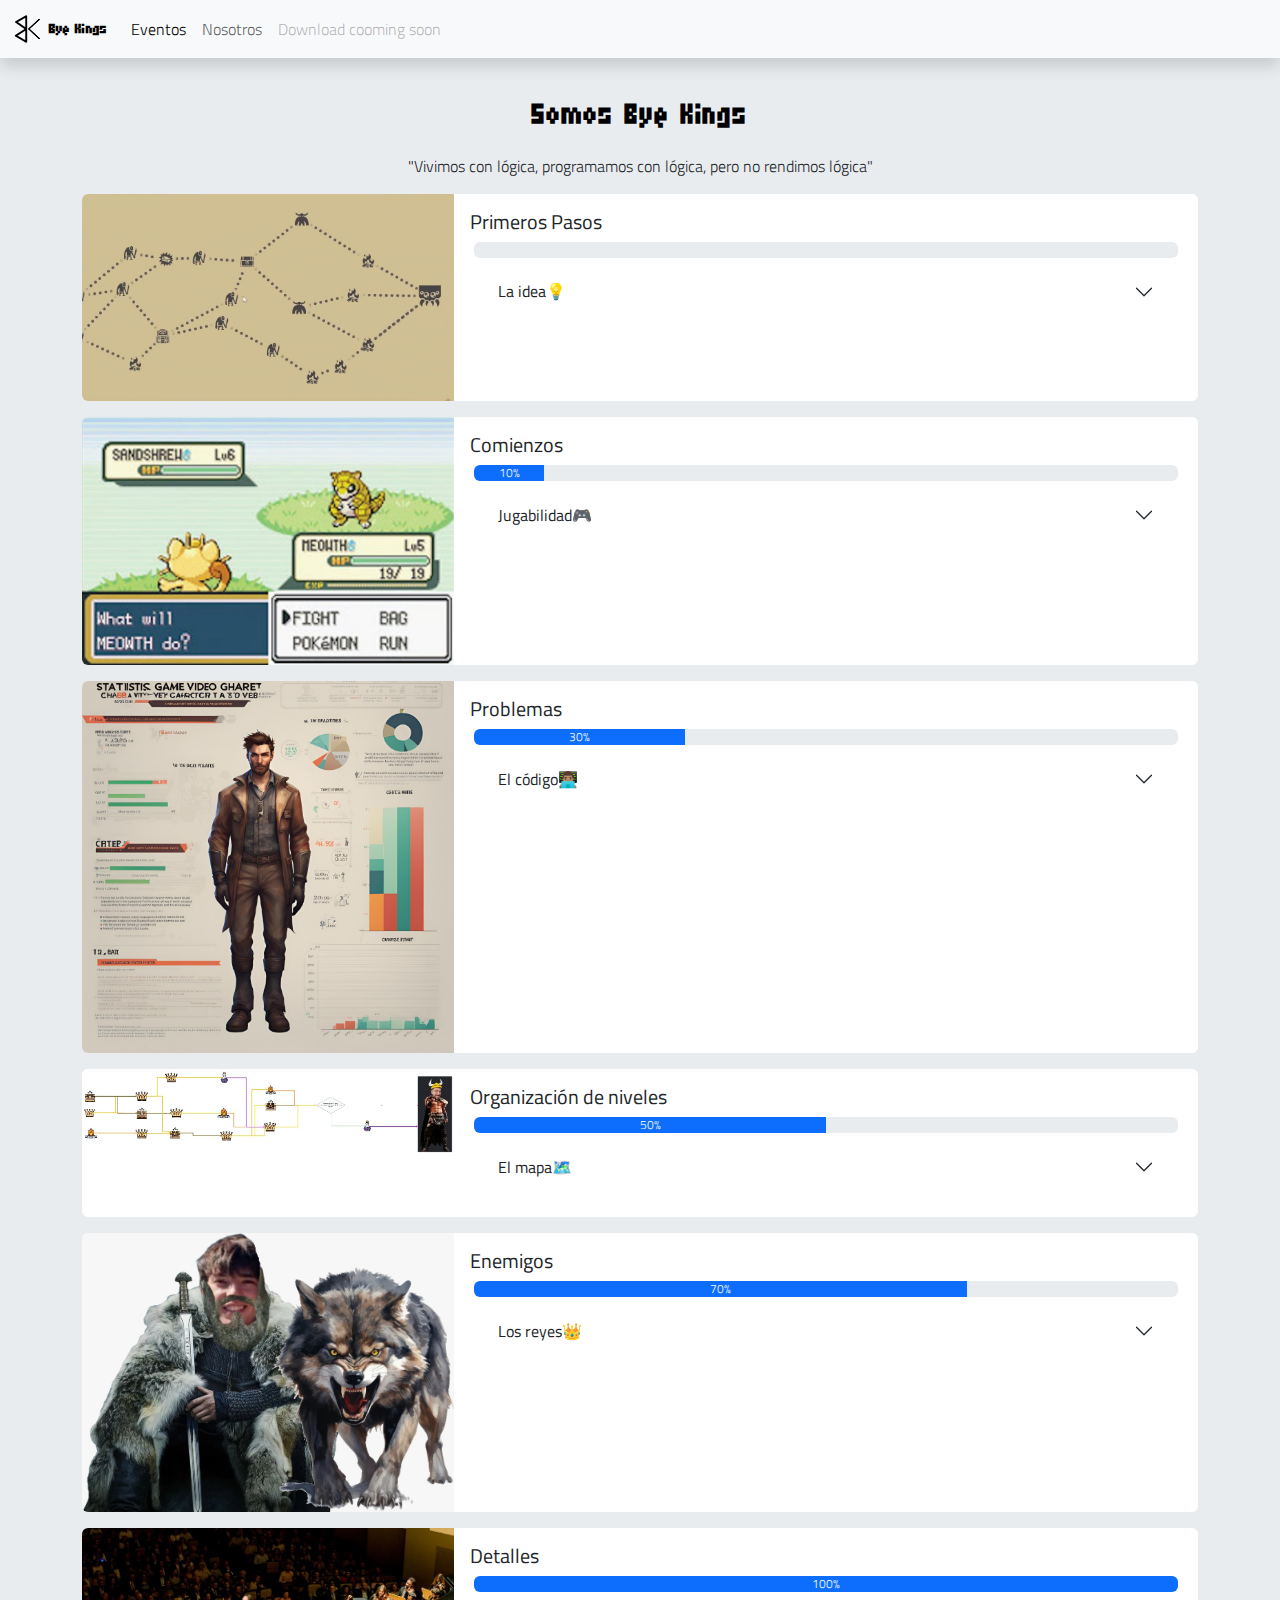
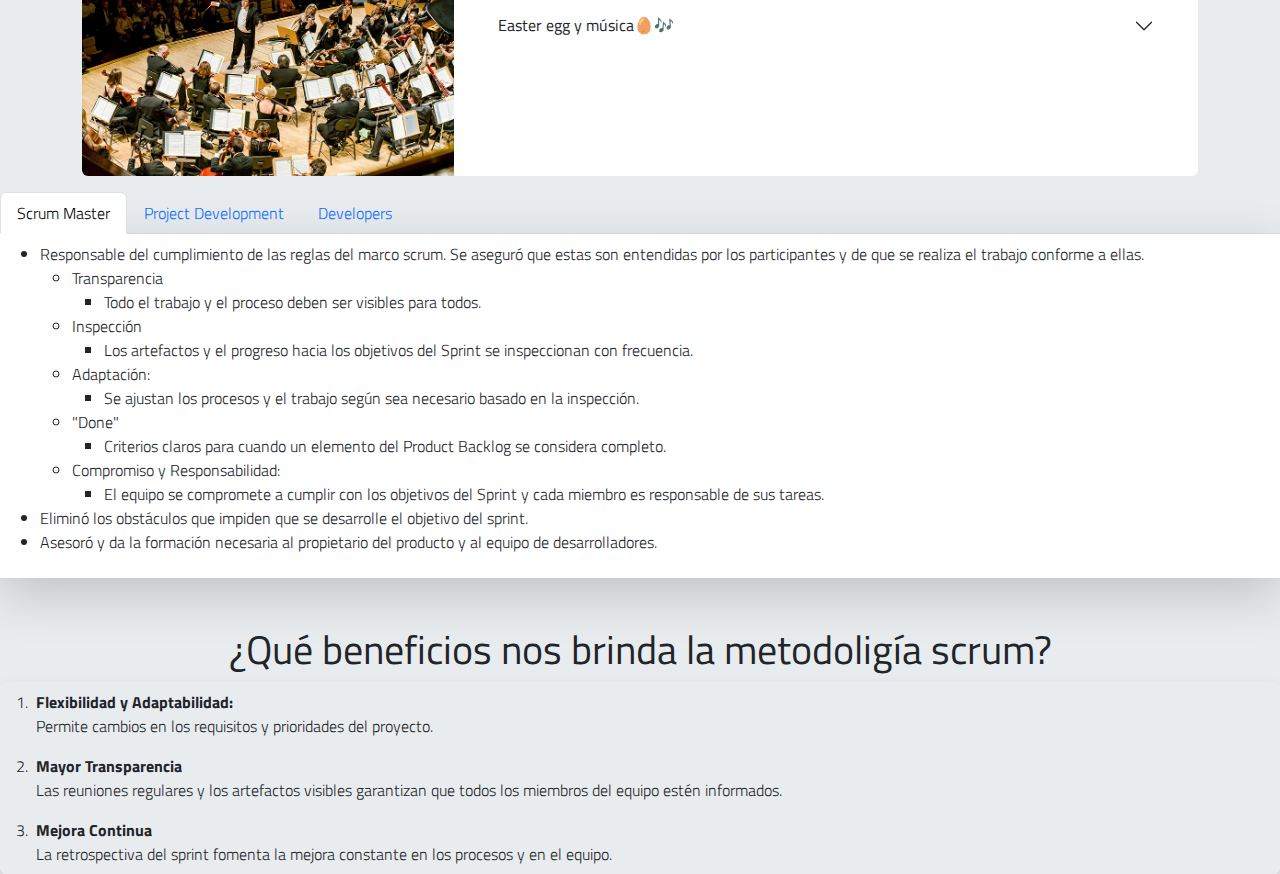
<file: Index.html>
<!DOCTYPE html>
<html >

<head>
  <meta charset="UTF-8">
  <meta name="viewport" content="width=device-width, initial-scale=1.0">
  <title>Bye Kings</title>
  <link rel="icon" href="berkano.png" type="image/x-icon">
  <link href="https://cdn.jsdelivr.net/npm/bootstrap@5.3.3/dist/css/bootstrap.min.css" rel="stylesheet"
    integrity="sha384-QWTKZyjpPEjISv5WaRU9OFeRpok6YctnYmDr5pNlyT2bRjXh0JMhjY6hW+ALEwIH" crossorigin="anonymous">
  <link rel="stylesheet" href="style.css">
  <link rel="preconnect" href="https://fonts.googleapis.com">
  <link rel="preconnect" href="https://fonts.gstatic.com" crossorigin>
  <link href="https://fonts.googleapis.com/css2?family=Micro+5&display=swap" rel="stylesheet">
  <link href="https://fonts.googleapis.com/css2?family=Major+Mono+Display&family=Titillium+Web:ital,wght@0,200;0,300;0,400;0,600;0,700;0,900;1,200;1,300;1,400;1,600;1,700&display=swap" rel="stylesheet">

</head>

<body class="bg-body-secondary">
  <div class="shadow mb-4 bg-body-tertiary rounded">
    <nav class="navbar navbar-expand-lg bg-body-tertiary">
      <div class="container-fluid">
        <a class="navbar-brand micro-5-regular" href="Index.html">
          <img src="berkano.png" alt="berkanalogo">
          Bye Kings
        </a>
        <button class="navbar-toggler" type="button" data-bs-toggle="collapse" data-bs-target="#navbarNav"
          aria-controls="navbarNav" aria-expanded="false" aria-label="Toggle navigation">
          <span class="navbar-toggler-icon"></span>
        </button>
        <div class="collapse navbar-collapse" id="navbarNav">
          <ul class="navbar-nav">
            <li class="nav-item">
              <a class="nav-link active" aria-current="page" href="Index-2.html">Eventos</a>
            </li>
            <li class="nav-item">
              <a class="nav-link" href="Index-3.html">Nosotros</a>
            </li>
            <li class="nav-item download">
              <a class="nav-link disabled" aria-disabled="true">Download cooming soon</a>
            </li>
          </ul>
        </div>
      </div>
    </nav>
  </div>

  <div class="row text-center">
    <h1 class="text-black p-2 micro-5-regular">Somos Bye Kings</h1>
    <p>"Vivimos con lógica, programamos con lógica, pero no rendimos lógica"</p>
  </div>


  <div class="container">
    <div class="row">
      <div class="col">
        <div class="card mb-3 border-0">
          <div class="row g-0">
            <div class="col-md-4">
              <img src="Img/Home/map slay the spire.jpg" class="img-fluid rounded-start" alt="...">
            </div>
            <div class="col-md-8">
              <div class="card-body">
                <h5 class="card-title">Primeros Pasos</h5>
                <div class="progress m-1" role="progressbar" aria-label="Example with label" aria-valuenow="25"
                  aria-valuemin="0" aria-valuemax="100">
                  <div class="progress-bar" style="width: 0%">0%</div>
                </div>

                <div class="accordion accordion-flush" id="accordionFlushExample">
                  <div class="accordion-item m-2">
                    <h2 class="accordion-header">
                      <button class="accordion-button collapsed" type="button" data-bs-toggle="collapse"
                        data-bs-target="#flush-collapseOne" aria-expanded="false" aria-controls="flush-collapseOne">
                        La idea💡
                      </button>
                    </h2>
                    <div id="flush-collapseOne" class="accordion-collapse collapse"
                      data-bs-parent="#accordionFlushExample">
                      <div class="accordion-body">
                        Antes incluso de dividirnos los roles de trabajo, buscamos una idea central por la cual girará
                        todo el juego. En nuestro caso fue el azar, basandonos en Slay the spire, del cual tomamos ciertas ideas.
                      </div>
                      <p>Repartimos los roles y nos propusimos las metas para cada uno. También pactamos las reuniones semanales.</p>
                    </div>
                  </div>
                </div>
              </div>
            </div>
          </div>
        </div>
        <div class="col">
          <div class="card mb-3 border-0">
            <div class="row g-0">
              <div class="col-md-4">
                <img src="Img/Home/pokemon.jpg" class="img-fluid rounded-start" alt="...">
              </div>
              <div class="col-md-8">
                <div class="card-body">
                  <h5 class="card-title">Comienzos</h5>
                  <div class="progress m-1" role="progressbar" aria-label="Example with label" aria-valuenow="25"
                    aria-valuemin="0" aria-valuemax="100">
                    <div class="progress-bar" style="width: 10%">10%</div>
                  </div>

                  <div class="accordion accordion-flush" id="accordionFlushExample">
                    <div class="accordion-item m-2">
                      <h2 class="accordion-header">
                        <button class="accordion-button collapsed" type="button" data-bs-toggle="collapse"
                          data-bs-target="#flush-collapseTwo" aria-expanded="false" aria-controls="flush-collapseTwo">
                          Jugabilidad🎮
                        </button>
                      </h2>
                      <div id="flush-collapseTwo" class="accordion-collapse collapse"
                        data-bs-parent="#accordionFlushExample">
                        <div class="accordion-body">Luego de que cada uno tenga claro su rol, nos planteamos pequeñas
                          metas, por ejemplo definir a los vikingos y los reyes como el estilo del juego, el combate por
                          turno como la jugabilidad, los posibles eventos diferentes (fogata, enemigo, cofre y poción) y
                          un mapa como menú entre los distintos puntos.</div>
                          <p>
                            <ul>
                              <li>Scrum Master
                                <ul><li>
                                  Organizo el tiempo, y repartio las tareas de grupo.
                                  <p>- Setear y organizar la screen1.</p>
                                </li></ul>
                              </li>
                              <li>Project Development
                                <ul><li>Explicó que el videojuego se tendría que poder jugar en un celular.</li></ul>
                              </li>
                              <li>Developer Team
                                <ul><li>Empezaron a desarrollar la logica y el mapa.</li></ul>
                              </li>
                            </ul>
                          </p>
                      </div>
                    </div>
                  </div>
                </div>
              </div>
            </div>
          </div>
          <!---->
          <div class="col">
            <div class="card mb-3 border-0">
              <div class="row g-0">
                <div class="col-md-4">
                  <img src="Img/Home/stats.png" class="img-fluid rounded-start" alt="...">
                </div>
                <div class="col-md-8">
                  <div class="card-body">
                    <h5 class="card-title">Problemas</h5>
                    <div class="progress m-1" role="progressbar" aria-label="Example with label" aria-valuenow="25"
                      aria-valuemin="0" aria-valuemax="100">
                      <div class="progress-bar" style="width: 30%">30%</div>
                    </div>

                    <div class="accordion accordion-flush" id="accordionFlushExample">
                      <div class="accordion-item m-2">
                        <h2 class="accordion-header">
                          <button class="accordion-button collapsed" type="button" data-bs-toggle="collapse"
                            data-bs-target="#flush-collapseThree" aria-expanded="false"
                            aria-controls="flush-collapseThree">
                            El código👨🏽‍💻
                          </button>
                        </h2>
                        <div id="flush-collapseThree" class="accordion-collapse collapse"
                          data-bs-parent="#accordionFlushExample">
                          <div class="accordion-body">Durante el desarrollo de la jugabilidad se nos presentó el
                            problema del reinicio de las estadísticas al cambiar de Screens por lo que tuvimos que usar
                            una base de datos para poder manipularlos ya sea a través de los enemigos o los objetos.
                          </div>
                          <p>
                            <ul>
                              <li>Scrum Master
                                <ul><li>
                                  <p>Organizo semanalmente las reuniones. Donde se discutieron los avances del proyecto.</p>
                                </li></ul>
                              </li>
                              <li>Project Development
                                <ul><li>Detalló y resumió los puntos importantes a tener en cuenta a desarrollar el videojuego según requisitos y condiciones del cliente.</li></ul>
                              </li>
                              <li>Developer Team
                                <ul><li>Dividieron el mapa en eventos con sus respectivas características y opciones, además de solucionar bugs.</li></ul>
                              </li>
                            </ul>
                          </p>
                        </div>
                      </div>
                    </div>
                  </div>
                </div>
              </div>
            </div>
            <!---->
            <div class="col">
              <div class="card mb-3 border-0">
                <div class="row g-0">
                  <div class="col-md-4">
                    <img src="Img/Home/mapa bye kings.jpg" class="img-fluid rounded-start" alt="...">
                  </div>
                  <div class="col-md-8">
                    <div class="card-body">
                      <h5 class="card-title">Organización de niveles</h5>
                      <div class="progress m-1" role="progressbar" aria-label="Example with label" aria-valuenow="25"
                        aria-valuemin="0" aria-valuemax="100">
                        <div class="progress-bar" style="width: 50%">50%</div>
                      </div>

                      <div class="accordion accordion-flush" id="accordionFlushExample">
                        <div class="accordion-item m-2">
                          <h2 class="accordion-header">
                            <button class="accordion-button collapsed" type="button" data-bs-toggle="collapse"
                              data-bs-target="#flush-collapseFour" aria-expanded="false"
                              aria-controls="flush-collapseFour">
                              El mapa🗺️
                            </button>
                          </h2>
                          <div id="flush-collapseFour" class="accordion-collapse collapse"
                            data-bs-parent="#accordionFlushExample">
                            <div class="accordion-body">Mientras organizaremos como sería la aparición y el orden de los
                              eventos, también estábamos creando el funcionamiento de la aparición de objetos en los
                              cofres y la curación en las fogatas.</div>
                              <p>
                                <ul>
                                  <li>Scrum Master
                                    <ul><li>
                                      <p>Evaluó si cada puesto cumplia con las tareas propuestas, y incorporandose en las mismas para poder entender, explicar y ayudar.</p>
                                    </li></ul>
                                  </li>
                                  <li>Project Development
                                    <ul><li>Revisó que los requisitos del cliente se estes cumpliendo el tiempo y forma.</li></ul>
                                  </li>
                                  <li>Developer Team
                                    <ul><li>Organizamos los eventos con sus elementos y posibilidades de aparición.</li></ul>
                                  </li>
                                </ul>
                              </p>
                          </div>
                          
                        </div>
                      </div>
                    </div>
                  </div>
                </div>
              </div>
              <div class="col">
                <div class="card mb-3 border-0">
                  <div class="row g-0">
                    <div class="col-md-4">
                      <img src="Img/Home/laucha king.jpg" class="img-fluid rounded-start" alt="...">
                    </div>
                    <div class="col-md-8">
                      <div class="card-body">
                        <h5 class="card-title">Enemigos</h5>
                        <div class="progress m-1" role="progressbar" aria-label="Example with label" aria-valuenow="25"
                          aria-valuemin="0" aria-valuemax="100">
                          <div class="progress-bar" style="width: 70%">70%</div>
                        </div>

                        <div class="accordion accordion-flush" id="accordionFlushExample">
                          <div class="accordion-item m-2">
                            <h2 class="accordion-header">
                              <button class="accordion-button collapsed" type="button" data-bs-toggle="collapse"
                                data-bs-target="#flush-collapseFive" aria-expanded="false"
                                aria-controls="flush-collapseFive">
                                Los reyes👑
                              </button>
                            </h2>
                            <div id="flush-collapseFive" class="accordion-collapse collapse"
                              data-bs-parent="#accordionFlushExample">
                              <div class="accordion-body">Nos encargamos de crear no solo a los distintos enemigos sino
                                que agregamos la estadística de Critico y Velocidad para agregarle más variabilidad a
                                las partidas de cada juego. Aunque se nos presentaron errores a la hora de calcular el
                                daño y la reducción de vida tanto en el jugador como en el enemigo
                                logramos solucionarlos.</div>
                                <p>
                                  <ul>
                                    <li>Scrum Master
                                      <ul><li>
                                        <p>Profundizó en los parametros escenciales que se tuvieron en cuenta para ampliar las posibilidades del juego.</p>
                                      </li></ul>
                                    </li>
                                    <li>Project Development
                                      <ul><li>Comunicó al equipo de la necesidad de utilizar imagenes personalizadas para identificar a los enemigos.</li></ul>
                                    </li>
                                    <li>Developer Team
                                      <ul><li>Descargaron las imagenes y codificaron el sistema batallas incorporando profundidad al juego.</li></ul>
                                    </li>
                                  </ul>
                                </p>
                            </div>
                          </div>
                        </div>
                      </div>
                    </div>
                  </div>
                </div>
                <!---->
                <div class="col">
                  <div class="card mb-3 border-0">
                    <div class="row g-0">
                      <div class="col-md-4">
                        <img src="Img/Home/le pagamos a todos esos .jpg" class="img-fluid rounded-start" alt="...">
                      </div>
                      <div class="col-md-8">
                        <div class="card-body">
                          <h5 class="card-title">Detalles</h5>
                          <div class="progress m-1" role="progressbar" aria-label="Example with label"
                            aria-valuenow="25" aria-valuemin="0" aria-valuemax="100">
                            <div class="progress-bar" style="width: 100%">100%</div>
                          </div>

                          <div class="accordion accordion-flush" id="accordionFlushExample">
                            <div class="accordion-item m-2">
                              <h2 class="accordion-header">
                                <button class="accordion-button collapsed" type="button" data-bs-toggle="collapse"
                                  data-bs-target="#flush-collapseSix" aria-expanded="false"
                                  aria-controls="flush-collapseSix">
                                  Easter egg y música🥚🎶
                                </button>
                              </h2>
                              <div id="flush-collapseSix" class="accordion-collapse collapse"
                                data-bs-parent="#accordionFlushExample">
                                <div class="accordion-body">Por último tuvimos que pulir algunos detalles ya sea con la
                                  música y los efectos de sonido, pequeños cambios en las estadísticas para facilitar el
                                  juego y agregar las pantallas finales ya sea luego de perder o ganar una partida. Y
                                  agregar la posibilidad de revivir al perder por primera vez.
                                </div>
                                <p>
                                  <ul>
                                    <li>Scrum Master
                                      <ul><li>
                                        <p>Ultimó detalles de presentación y desarrollo en cuestiones de proyecto.</p>
                                      </li></ul>
                                    </li>
                                    <li>Project Development
                                      <ul><li>Verificó el cumplimiento de los objetivos propuestos, y ayudo en el desarrollo de comentarios de caracter cómico.</li></ul>
                                    </li>
                                    <li>Developer Team
                                      <ul><li>Incorporó efectos de sonido y comentarios, para finalizar la programación del proyecto.</li></ul>
                                    </li>
                                    <li>
                                      Web Developer
                                      <ul><li>Creo una página web, para mostrar nuestro proyecto y expandir información al público.</li></ul>
                                    </li>
                                  </ul>
                                </p>
                              </div>
                            </div>
                          </div>
                        </div>
                      </div>
                    </div>
                  </div>
                  <!---->
                </div>
              </div>
            </div>
          </div>
        </div>
      </div>
    </div>
  </div>







  <ul class="nav nav-tabs col-sm-12">
    <li class="nav-item bg-body-secondary" role="presentation">
      <button class="nav-link active" data-bs-toggle="tab" id="home-tab" type="button" data-bs-target="#home" role="tab"
        aria-controls="home" aria-selected="true" aria-current="page">Scrum Master</button>
    </li>
    <li class="nav-item">
      <button class="nav-link" data-bs-toggle="tab" id="proyect-tab" type="button" data-bs-target="#proyect" role="tab"
        aria-controls="proyect" aria-selected="true" aria-current="page">Project Development</button>
    </li>
    <li class="nav-item">
      <button class="nav-link" data-bs-toggle="tab" id="developers-tab" type="button" data-bs-target="#developers"
        role="tab" aria-controls="developers" aria-selected="true" aria-current="page">Developers</button>
    </li>
  </ul>
  <div class="shadow-lg tab-content bg-white  p-2" id="myTabControl">
    <div class="tab-pane fade show active " role="tabpanel" id="home" aria-labelledby="home-tab" tabindex="0">
      <ul>
        <li>Responsable del cumplimiento de las reglas del marco scrum. Se aseguró que estas
          son entendidas por los participantes y de que se realiza el trabajo conforme a ellas.
          <ul>
            <li>
              Transparencia
              <ul><li> Todo el trabajo y el proceso deben ser visibles para todos.</li></ul>
            </li>
            <li>
              Inspección
              <ul><li>Los artefactos y el progreso hacia los objetivos del Sprint se inspeccionan con frecuencia.</li></ul>

            </li>
            <li>
              Adaptación:
              <ul><li>Se ajustan los procesos y el trabajo según sea necesario basado en la inspección.</li></ul>
              
            </li>
            <li>
              "Done"
              <ul><li>Criterios claros para cuando un elemento del Product Backlog se considera completo.</li></ul>
            </li>
            <li>
              Compromiso y Responsabilidad:
              <ul><li>El equipo se compromete a cumplir con los objetivos del Sprint y cada miembro es responsable de sus tareas.</li></ul>

            </li>
          </ul>
        </li>
        <li>Eliminó los obstáculos que impiden que se desarrolle el objetivo del sprint.</li>
        <li>Asesoró y da la formación necesaria al propietario del producto y al equipo de desarrolladores.</li>
      </ul>
    </div>
    <div class="tab-pane fade" id="proyect" role="tabpanel" aria-labelledby="proyect-tab" tabindex="0">
      <ul>
        <li>Recolectó información del cliente.
          <ul>
            <li>
              Crear y Mantener el Product Backlog
              <ul><li>El PO es responsable de crear y mantener el Product Backlog, una lista priorizada de todas las características, funcionalidades, mejoras y correcciones que se requieren en el producto.</li></ul>
          </li>
          <li>
            Refinar el Product Backlog
            <ul><li>
              Trabaja continuamente en la definición y detalle de las historias de usuario, asegurando que estén bien entendidas y desglosadas en tareas manejables.
            </li></ul>
          </li>
        </ul>
        </li>
        <li> Se aseguró de que el equipo Scrum trabaje de forma adecuada desde la perspectiva del negocio.</li>
        <li>Simepre definió la vision del producto
          <ul>
            <li>
              Comunicar la Visión del Producto
              <ul><li>Mantuvo una visión clara y definida del producto y se asegura de que todos los miembros del equipo la comprendan.</li></ul>
            </li>
            <li>
              Alinear el Equipo con los Objetivos del Negocio
              <ul><li>Actúo como puente entre las partes interesadas y el equipo de desarrollo, asegurando que el equipo trabaje en las características que generan más valor.</li></ul>
            </li>
          </ul>
        </li>

        
      </ul>
    </div>
    <div class="tab-pane fade" id="developers" role="tabpanel" aria-labelledby="developers-tab" tabindex="0">
      <ul>
        <li>Cada uno de los profesionales que realizan la entrega del incremento de producto generado en cada sprint
          (denominado incremento). Esta entrega realizó en una Week scrum, en la que semanalmente se fueron haciendo las entregas.</li>
        <li>En este secetor encontramos diferentes roles:
          <ul>
            <li>UX/UI</li>
            <li>Software developer</li>
            <li>Web developer</li>
          </ul>
        </li>
        <li>
          A pesar de los diferentes roles, los programadores se fueron ayudando mutuamente asi poder terminar más rapido la tarea.
        </li>
      </ul>
    </div>
  </div>

<div class="row mt-5">
  <div class="col ">
    <h1 class="text-center">¿Qué beneficios nos brinda la metodoligía scrum?</h1>

    <ol class="list-group list-group-numbered shadow">
      <li class="list-group-item d-flex justify-content-between align-items-start bg-body-secondary border-0">
        <div class="ms-2 me-auto">
          <div class="fw-bold">Flexibilidad y Adaptabilidad:</div>
          Permite cambios en los requisitos y prioridades del proyecto.
        </div>
      </li>
      <li class="list-group-item d-flex justify-content-between align-items-start bg-body-secondary border-0">
        <div class="ms-2 me-auto">
          <div class="fw-bold">Mayor Transparencia</div>
          Las reuniones regulares y los artefactos visibles garantizan que todos los miembros del equipo estén informados.
        </div>
      </li>
      <li class="list-group-item d-flex justify-content-between align-items-start bg-body-secondary border-0">
        <div class="ms-2 me-auto">
          <div class="fw-bold">Mejora Continua</div>
          La retrospectiva del sprint fomenta la mejora constante en los procesos y en el equipo.
        </div>
      </li>
    </ol>
  </div>
</div>





  <script src="https://cdn.jsdelivr.net/npm/@popperjs/core@2.11.8/dist/umd/popper.min.js"
    integrity="sha384-I7E8VVD/ismYTF4hNIPjVp/Zjvgyol6VFvRkX/vR+Vc4jQkC+hVqc2pM8ODewa9r"
    crossorigin="anonymous"></script>
  <script src="https://cdn.jsdelivr.net/npm/bootstrap@5.3.3/dist/js/bootstrap.min.js"
    integrity="sha384-0pUGZvbkm6XF6gxjEnlmuGrJXVbNuzT9qBBavbLwCsOGabYfZo0T0to5eqruptLy"
    crossorigin="anonymous"></script>
</body>
<footer>




</footer>







</html>
</file>
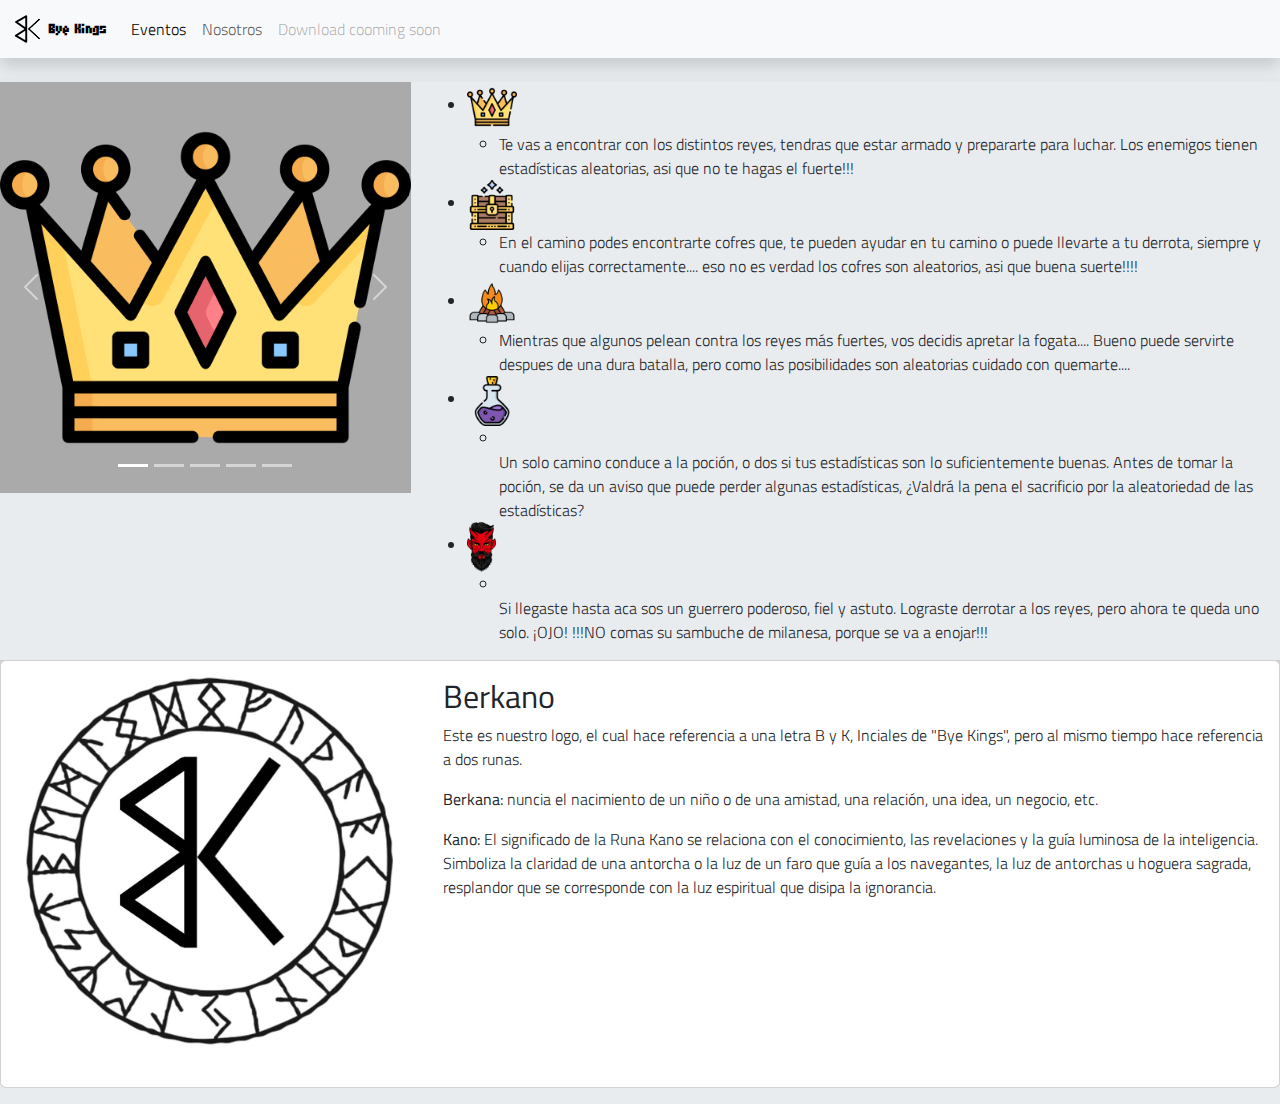
<file: Index-2.html>
<!DOCTYPE html>
<html>

<head>
    <meta charset="UTF-8">
    <meta name="viewport" content="width=device-width, initial-scale=1.0">
    <title>Bye Kings</title>
    <link rel="icon" href="berkano.png" type="image/x-icon">
    <link href="https://cdn.jsdelivr.net/npm/bootstrap@5.3.3/dist/css/bootstrap.min.css" rel="stylesheet"
        integrity="sha384-QWTKZyjpPEjISv5WaRU9OFeRpok6YctnYmDr5pNlyT2bRjXh0JMhjY6hW+ALEwIH" crossorigin="anonymous">
    <link rel="stylesheet" href="style.css">
    <link rel="preconnect" href="https://fonts.googleapis.com">
    <link rel="preconnect" href="https://fonts.gstatic.com" crossorigin>
    <link href="https://fonts.googleapis.com/css2?family=Micro+5&display=swap" rel="stylesheet">
    <link
        href="https://fonts.googleapis.com/css2?family=Major+Mono+Display&family=Titillium+Web:ital,wght@0,200;0,300;0,400;0,600;0,700;0,900;1,200;1,300;1,400;1,600;1,700&display=swap"
        rel="stylesheet">


</head>


<body class="bg-body-secondary">
    <div class="shadow mb-4 bg-body-tertiary rounded">
        <nav class="navbar navbar-expand-lg bg-body-tertiary">
          <div class="container-fluid">
            <a class="navbar-brand micro-5-regular" href="Index.html">
              <img src="berkano.png" alt="berkanalogo">
              Bye Kings
            </a>
            <button class="navbar-toggler" type="button" data-bs-toggle="collapse" data-bs-target="#navbarNav"
              aria-controls="navbarNav" aria-expanded="false" aria-label="Toggle navigation">
              <span class="navbar-toggler-icon"></span>
            </button>
            <div class="collapse navbar-collapse" id="navbarNav">
              <ul class="navbar-nav">
                <li class="nav-item">
                  <a class="nav-link active" aria-current="page" href="Index-2.html">Eventos</a>
                </li>
                <li class="nav-item">
                  <a class="nav-link" href="Index-3.html">Nosotros</a>
                </li>
                <li class="nav-item download">
                  <a class="nav-link disabled" aria-disabled="true">Download cooming soon</a>
                </li>
              </ul>
            </div>
          </div>
        </nav>
      </div>

<div class="row shadow">
    <div class="col-md-4">
        <div id="carouselExampleCaptions" class="carousel slide ">
            <div class="carousel-indicators">
                <button type="button" data-bs-target="#carouselExampleCaptions" data-bs-slide-to="0" class="active"
                    aria-current="true" aria-label="Slide 1"></button>
                <button type="button" data-bs-target="#carouselExampleCaptions" data-bs-slide-to="1"
                    aria-label="Slide 2"></button>
                <button type="button" data-bs-target="#carouselExampleCaptions" data-bs-slide-to="2"
                    aria-label="Slide 3"></button>
                    <button type="button" data-bs-target="#carouselExampleCaptions" data-bs-slide-to="3"
                    aria-label="Slide 4"></button>
                    <button type="button" data-bs-target="#carouselExampleCaptions" data-bs-slide-to="4"
                    aria-label="Slide 5"></button>
            </div>
            <div class="carousel-inner">
                <div class="carousel-item active">
                    <img src="Img/game/KingBad - copia.png" class="d-block w-100" alt="Corona">
                    <div class="carousel-caption d-none d-md-block">
                    </div>
                </div>
                <div class="carousel-item">
                    <img src="Img/game/cofre-del-tesoro cartoon - copia.png" class="d-block w-100" alt="Cofre del tesoro">
                    <div class="carousel-caption d-none d-md-block">
                    </div>
                </div>
                <div class="carousel-item">
                    <img src="Img/game/fireee - copia.png" class="d-block w-100" alt="Fuego">
                    <div class="carousel-caption d-none d-md-block">
                    </div>
                </div>
                <div class="carousel-item">
                    <img src="Img/game/potion - copia.png" class="d-block w-100" alt="Poción">
                    <div class="carousel-caption d-none d-md-block">
                    </div>
                </div>
                <div class="carousel-item">
                    <img src="Img/game/bossIcon.png" class="d-block w-100" alt="Jefe Final">
                    <div class="carousel-caption d-none d-md-block">
                    </div>
                </div>
            </div>
            <button class="carousel-control-prev" type="button" data-bs-target="#carouselExampleCaptions"
                data-bs-slide="prev">
                <span class="carousel-control-prev-icon" aria-hidden="true"></span>
                <span class="visually-hidden">Previous</span>
            </button>
            <button class="carousel-control-next" type="button" data-bs-target="#carouselExampleCaptions"
                data-bs-slide="next">
                <span class="carousel-control-next-icon" aria-hidden="true"></span>
                <span class="visually-hidden">Next</span>
            </button>
        </div>
    </div>
    <div class="col-md-8">
        <ul class="lista">
           <li><img src="Img/game/KingBad ico.ico" class="ico" alt="crown" type="image/x-icon">
            <ul><li>Te vas a encontrar con los distintos reyes, tendras que estar armado y prepararte para luchar. Los enemigos tienen estadísticas aleatorias, asi que no te hagas el fuerte!!! </li></ul></li>
           <li><img src="Img/game/cofre-del-tesoro ico.ico" class="ico" alt="chest" type="image/x-icon">
            <ul><li>En el camino podes encontrarte cofres que, te pueden ayudar en tu camino o puede llevarte a tu derrota, siempre y cuando elijas correctamente.... eso no es verdad los cofres son aleatorios, asi que buena suerte!!!!</li></ul></li></li>
           <li><img src="Img/game/fireee ico.ico" class="ico" alt="fire" type="image/x-icon">
            <ul><li>Mientras que algunos pelean contra los reyes más fuertes, vos decidis apretar la fogata.... Bueno puede servirte despues de una dura batalla, pero como las posibilidades son aleatorias cuidado con quemarte....</li></ul></li></li>
           <li><img src="Img/game/potion ico.ico" class="ico" alt="potion" type="image/x-icon">
            <ul><li></li>Un solo camino conduce a la poción, o dos si tus estadísticas son lo suficientemente buenas. Antes de tomar la poción, se da un aviso que puede perder algunas estadísticas, ¿Valdrá la pena el sacrificio por la aleatoriedad de las estadísticas?</ul></li></li>
           <li><img src="Img/game/bossIcon ico.ico" class="ico" alt="boss" type="image/x-icon">
            <ul><li></li>Si llegaste hasta aca sos un guerrero poderoso, fiel y astuto. Lograste derrotar a los reyes, pero ahora te queda uno solo. ¡OJO! !!!NO comas su sambuche de milanesa, porque se va a enojar!!! </ul></li></li>
        </div>
        </ul>
    </div>

    <div class="card mb-3">
        <div class="row g-0">
          <div class="col-md-4">
            <img src="Img/game/logo.jpg" class="img-fluid rounded-start" alt="...">
          </div>
          <div class="col-md-8">
            <div class="card-body">
              <h2 class="card-title">Berkano</h2>
              <p class="card-text">Este es nuestro logo, el cual hace referencia a una letra B y K, Inciales de "Bye Kings", pero al mismo tiempo hace referencia a dos runas.</p>
              <p class="card-text"><b>Berkana:</b> nuncia el nacimiento de un niño o de una amistad, una relación, una idea, un negocio, etc.</p>
              <p><b>Kano: </b> El significado de la Runa Kano se relaciona con el conocimiento, las revelaciones y la guía luminosa de la inteligencia. Simboliza la claridad de una antorcha o la luz de un faro que guía a los navegantes, la luz de antorchas u hoguera sagrada, resplandor que se corresponde con la luz espiritual que disipa la ignorancia.</p>
            </div>
          </div>
        </div>
      </div>



        <script src="https://cdn.jsdelivr.net/npm/@popperjs/core@2.11.8/dist/umd/popper.min.js"
            integrity="sha384-I7E8VVD/ismYTF4hNIPjVp/Zjvgyol6VFvRkX/vR+Vc4jQkC+hVqc2pM8ODewa9r"
            crossorigin="anonymous"></script>
        <script src="https://cdn.jsdelivr.net/npm/bootstrap@5.3.3/dist/js/bootstrap.min.js"
            integrity="sha384-0pUGZvbkm6XF6gxjEnlmuGrJXVbNuzT9qBBavbLwCsOGabYfZo0T0to5eqruptLy"
            crossorigin="anonymous"></script>
</body>
<footer>

</footer>

</html>
</file>
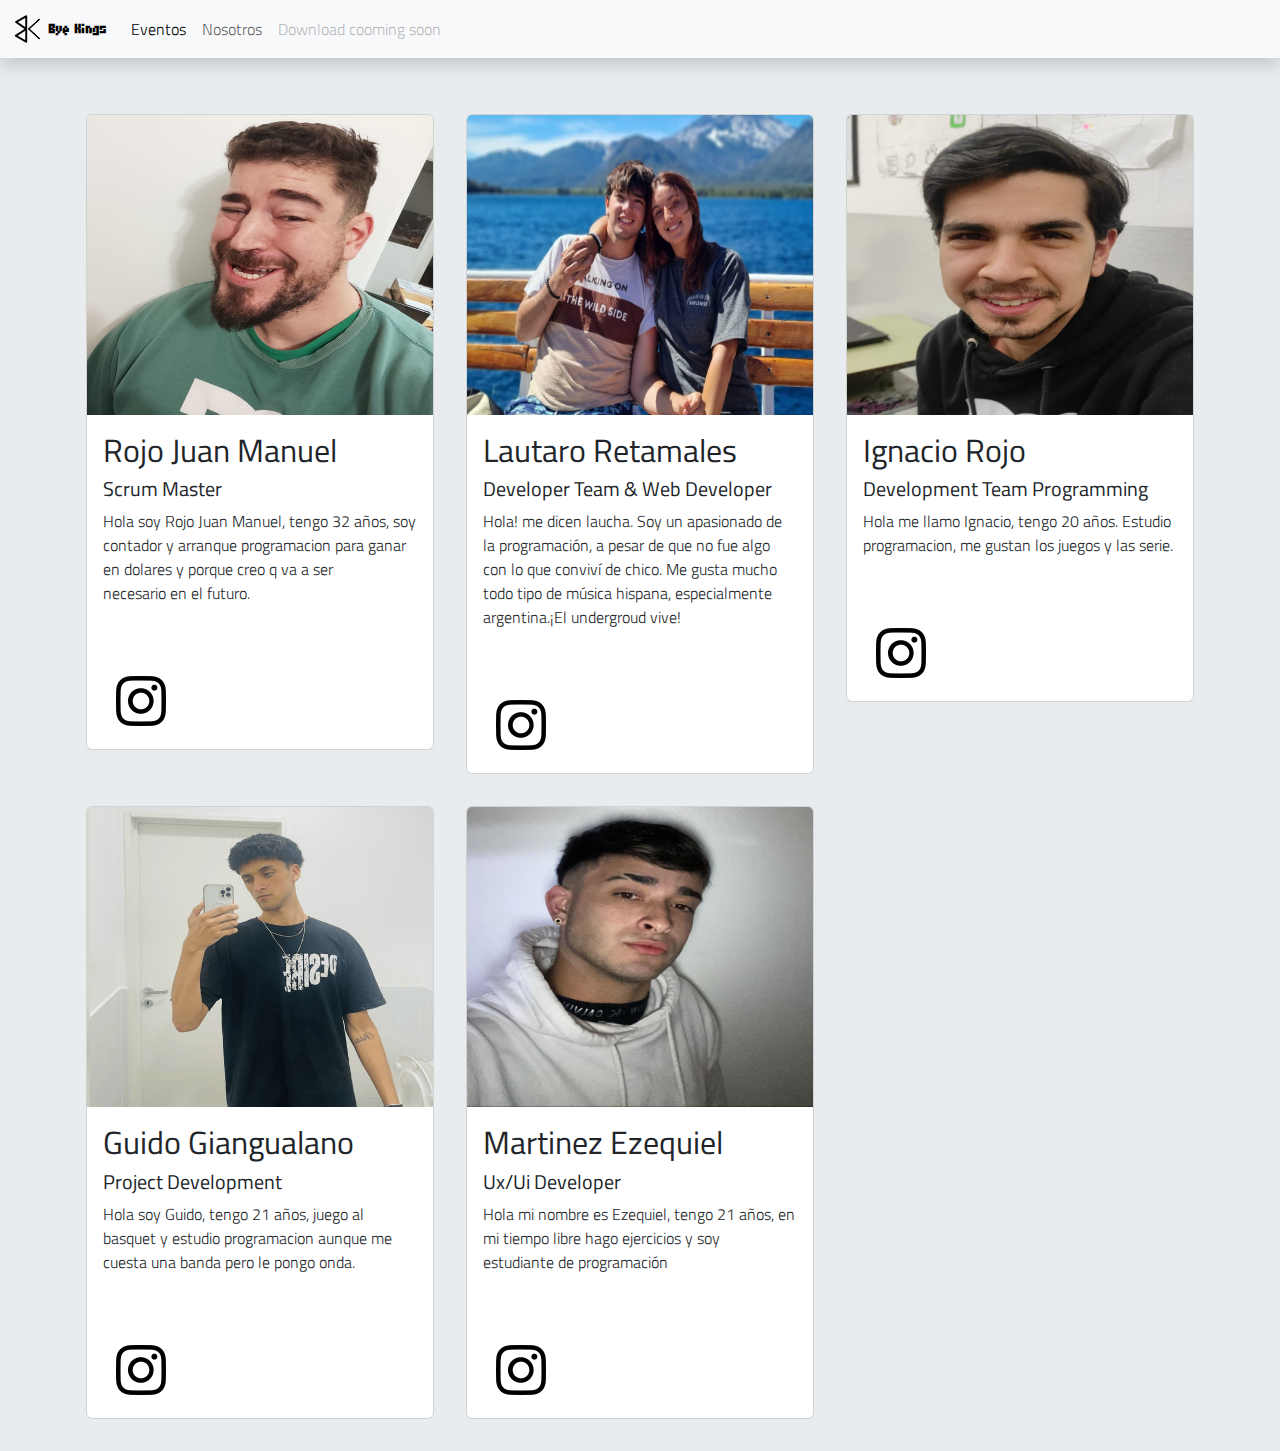
<file: Index-3.html>
<!DOCTYPE html>
<html>

<head>
    <meta charset="UTF-8">
    <meta name="viewport" content="width=device-width, initial-scale=1.0">
    <title>Bye Kings</title>
    <link rel="icon" href="berkano.png" type="image/x-icon">
    <link href="https://cdn.jsdelivr.net/npm/bootstrap@5.3.3/dist/css/bootstrap.min.css" rel="stylesheet"
        integrity="sha384-QWTKZyjpPEjISv5WaRU9OFeRpok6YctnYmDr5pNlyT2bRjXh0JMhjY6hW+ALEwIH" crossorigin="anonymous">
    <link rel="stylesheet" href="style.css">
    <link rel="preconnect" href="https://fonts.googleapis.com">
    <link rel="preconnect" href="https://fonts.gstatic.com" crossorigin>
    <link href="https://fonts.googleapis.com/css2?family=Micro+5&display=swap" rel="stylesheet">
    <link href="https://fonts.googleapis.com/css2?family=Major+Mono+Display&family=Titillium+Web:ital,wght@0,200;0,300;0,400;0,600;0,700;0,900;1,200;1,300;1,400;1,600;1,700&display=swap" rel="stylesheet">

</head>

<body class="bg-body-secondary">
    <div class="shadow mb-4 bg-body-tertiary rounded">
        <nav class="navbar navbar-expand-lg bg-body-tertiary">
          <div class="container-fluid">
            <a class="navbar-brand micro-5-regular" href="Index.html">
              <img src="berkano.png" alt="berkanalogo">
              Bye Kings
            </a>
            <button class="navbar-toggler" type="button" data-bs-toggle="collapse" data-bs-target="#navbarNav"
              aria-controls="navbarNav" aria-expanded="false" aria-label="Toggle navigation">
              <span class="navbar-toggler-icon"></span>
            </button>
            <div class="collapse navbar-collapse" id="navbarNav">
              <ul class="navbar-nav">
                <li class="nav-item">
                  <a class="nav-link active" aria-current="page" href="Index-2.html">Eventos</a>
                </li>
                <li class="nav-item">
                  <a class="nav-link" href="Index-3.html">Nosotros</a>
                </li>
                <li class="nav-item download">
                  <a class="nav-link disabled" aria-disabled="true">Download cooming soon</a>
                </li>
              </ul>
            </div>
          </div>
        </nav>
      </div>

    <div class="row ">
        <div class="col p-3">
            <div class="container">
                <div class="row">
                    <!---->
                    <div class="col-md-4 p-3">
                        <div class="card rounded-top">
                            <img src="Juancito.jpg" class="card-img-top cit" alt="...">
                            <div class="card-body">
                                <h2 class="card-title">Rojo Juan Manuel</h2>
                                <h5>Scrum Master</h5>
                                <p class="card-text">Hola soy Rojo Juan Manuel, tengo 32 años, soy contador y arranque programacion para ganar en dolares y porque creo q va a ser necesario en el futuro.</p>
                                
                                <a href="https://www.instagram.com/juanrojo_91?utm_source=ig_web_button_share_sheet&igsh=ZDNlZDc0MzIxNw==" class="btn mt-5"><img src="Img/Nosotros/instagram.ico" alt=""></a>
                            </div>
                        </div>
                    </div>
                    <!---->
                    <!---->
                    <div class="col-md-4 p-3">
                        <div class="card rounded-top">
                            <img src="laucha.jpg" class="card-img-top cit " alt="...">
                            <div class="card-body">
                                <h2 class="card-title">Lautaro Retamales</h2>
                                <h5>Developer Team & Web Developer</h5>
                                <p class="card-text">Hola! me dicen laucha. Soy un apasionado de la programación, a pesar de que no fue algo con lo que conviví de chico. Me gusta mucho todo tipo de música hispana, especialmente argentina.¡El undergroud vive!</p>
                                <a href="https://www.instagram.com/lauchx.03?igsh=MWowZHU3bjBuNmlwMg==" class="btn mt-5"><img src="Img/Nosotros/instagram.ico" alt=""></a>
                            </div>
                        </div>
                    </div>
                    <!---->
                    <!---->
                    <div class="col-md-4 p-3">
                        <div class="card rounded-top">
                            <img src="nachito.jpg" class="card-img-top cit" alt="...">
                            <div class="card-body">
                                <h2 class="card-title">Ignacio Rojo</h2>
                                <h5>Development Team Programming</h5>
                                <p class="card-text">Hola me llamo Ignacio, tengo 20 años. Estudio programacion, me gustan los juegos y las serie.</p>
                                <a href="https://www.instagram.com/iirnacho?utm_source=ig_web_button_share_sheet&igsh=ZDNlZDc0MzIxNw==" class="btn mt-5"><img src="Img/Nosotros/instagram.ico" alt=""></a>
                            </div>
                        </div>
                    </div>
                    <!---->
                    <!---->
                    <div class="col-md-4 p-3">
                        <div class="card rounded-top">
                            <img src="guido.png" class="card-img-top  cit" alt="...">
                            <div class="card-body">
                                <h2 class="card-title">Guido Giangualano</h2>
                                <h5>Project Development</h5>
                                <p class="card-text">Hola soy Guido, tengo 21 años, juego al basquet y estudio programacion aunque me cuesta una banda pero le pongo onda.</p>
                                <a href="https://www.instagram.com/guido_giann?utm_source=ig_web_button_share_sheet&igsh=ZDNlZDc0MzIxNw==" class="btn mt-5"><img src="Img/Nosotros/instagram.ico" alt=""></a>
                            </div>
                        </div>
                    </div>
                    <!---->
                    <!---->
                    <div class="col-md-4 p-3">
                        <div class="card rounded-top">
                            <img src="ezequilodin.jpg" class="card-img-top cit" alt="...">
                            <div class="card-body">
                                <h2 class="card-title">Martinez Ezequiel</h2>
                                <h5>Ux/Ui Developer</h5>
                                <p class="card-text">Hola mi nombre es Ezequiel, tengo 21 años, en mi tiempo libre hago ejercicios y soy estudiante de programación</p>
                                <a href="https://www.instagram.com/ezeemartinez10?utm_source=ig_web_button_share_sheet&igsh=ZDNlZDc0MzIxNw==" class="btn mt-5"><img src="Img/Nosotros/instagram.ico" alt=""></a>
                                
                            </div>
                        </div>
                    </div>
                    <!---->
                </div>
            </div>
        </div>
    </div>

    <script src="https://cdn.jsdelivr.net/npm/@popperjs/core@2.11.8/dist/umd/popper.min.js"
        integrity="sha384-I7E8VVD/ismYTF4hNIPjVp/Zjvgyol6VFvRkX/vR+Vc4jQkC+hVqc2pM8ODewa9r"
        crossorigin="anonymous"></script>
    <script src="https://cdn.jsdelivr.net/npm/bootstrap@5.3.3/dist/js/bootstrap.min.js"
        integrity="sha384-0pUGZvbkm6XF6gxjEnlmuGrJXVbNuzT9qBBavbLwCsOGabYfZo0T0to5eqruptLy"
        crossorigin="anonymous"></script>

</body>

</html>
</file>
<file: style.css>
body
{
    font-family: "Titillium Web", sans-serif;
  font-weight: 300;
  font-style: normal;
      
}
.download
{
    float: right;
}

.carousel
{
    width: 100%;
    background: rgb(170, 170, 170);
}

.micro-5-regular {
    font-family: "Micro 5", sans-serif;
    font-weight: 1000;
    font-style: normal;
  }
.cit
{
    height: 300px;
}
.lista{
    float: left;

}
.ico
{
    height: 50px;
}
</file>
